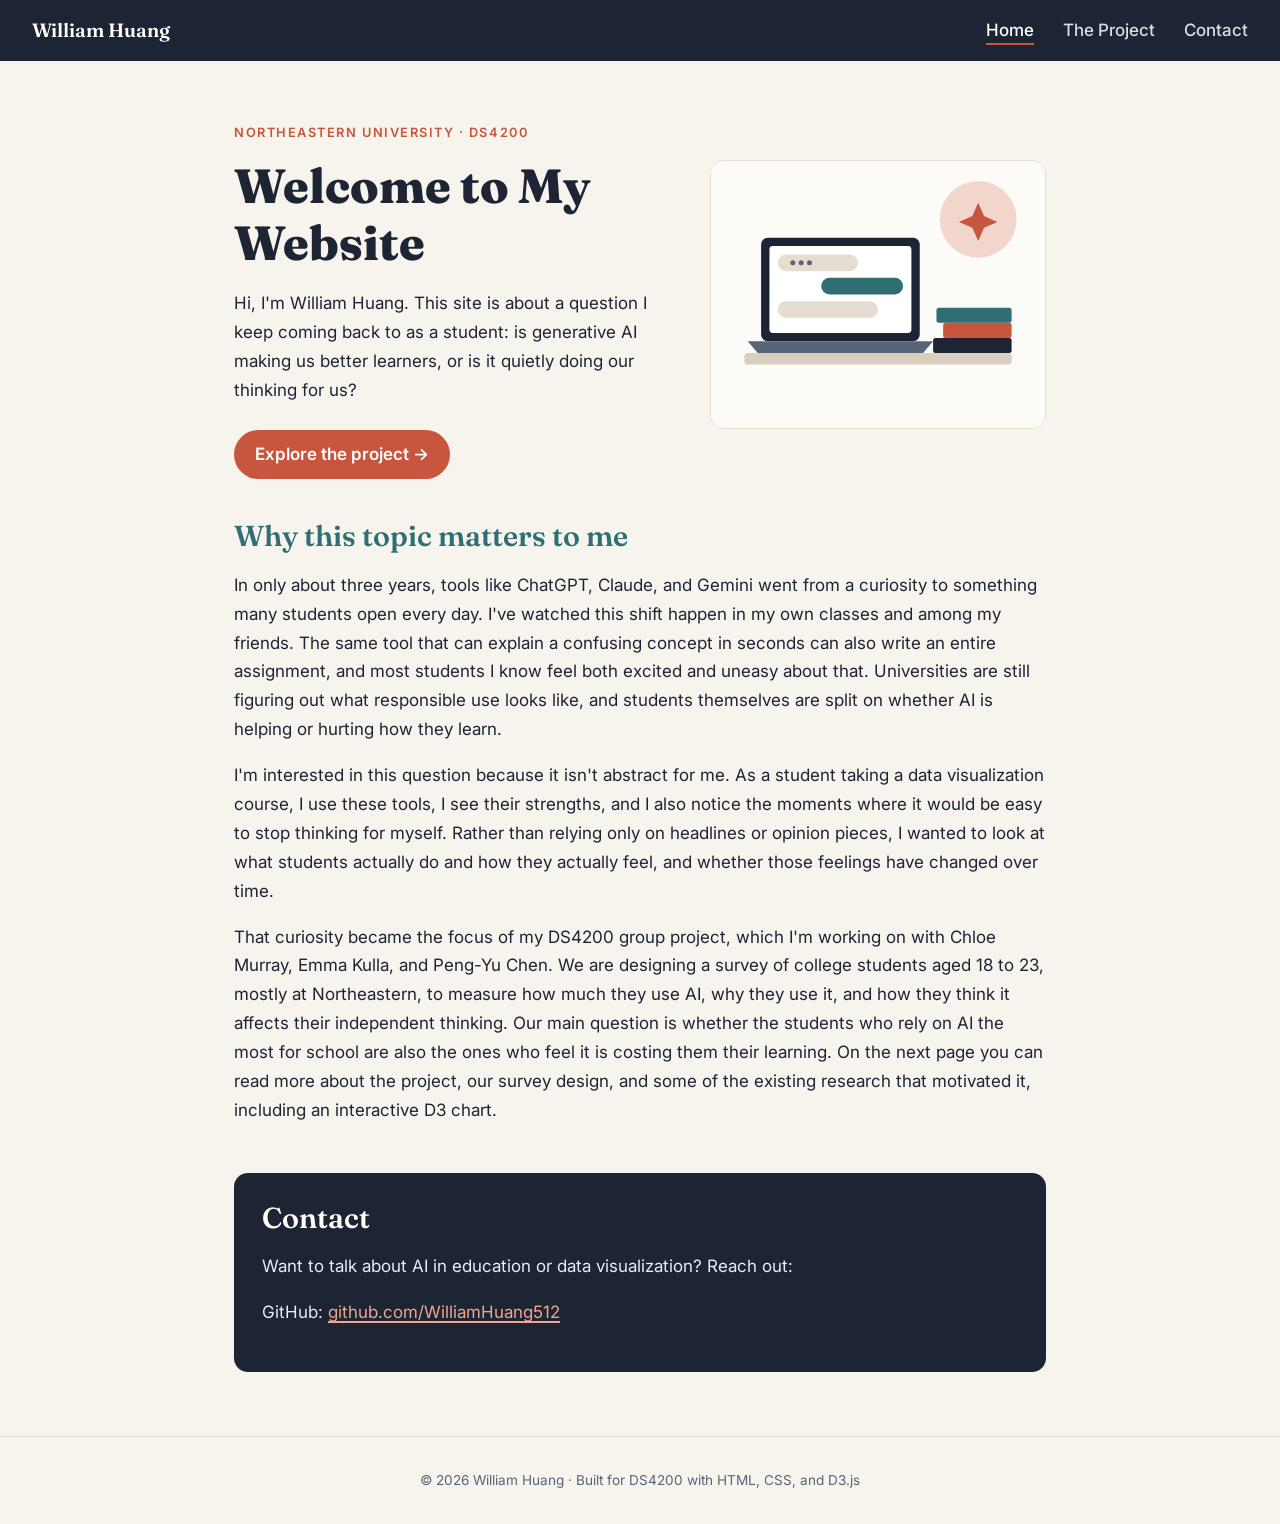
<file: index.html>
<!DOCTYPE html>
<html lang="en">
<head>
  <meta charset="UTF-8">
  <meta name="viewport" content="width=device-width, initial-scale=1.0">
  <title>William Huang | Helpful or Harmful?</title>
  <link rel="stylesheet" href="style.css">
</head>
<body>
  <header class="site-header">
    <a class="brand" href="index.html">William Huang</a>
    <nav>
      <a href="index.html" class="active">Home</a>
      <a href="project.html">The Project</a>
      <a href="#contact">Contact</a>
    </nav>
  </header>

  <main>
    <section class="hero">
      <div>
        <p class="kicker">Northeastern University · DS4200</p>
        <h1>Welcome to My Website</h1>
        <p>Hi, I'm William Huang. This site is about a question I keep coming back to as a student: is generative AI making us better learners, or is it quietly doing our thinking for us?</p>
        <a class="button" href="project.html">Explore the project →</a>
      </div>
      <img src="hero.svg" alt="Illustration of a laptop showing an AI chat window next to a stack of textbooks">
    </section>

    <h2>Why this topic matters to me</h2>
    <p>In only about three years, tools like ChatGPT, Claude, and Gemini went from a curiosity to something many students open every day. I've watched this shift happen in my own classes and among my friends. The same tool that can explain a confusing concept in seconds can also write an entire assignment, and most students I know feel both excited and uneasy about that. Universities are still figuring out what responsible use looks like, and students themselves are split on whether AI is helping or hurting how they learn.</p>
    <p>I'm interested in this question because it isn't abstract for me. As a student taking a data visualization course, I use these tools, I see their strengths, and I also notice the moments where it would be easy to stop thinking for myself. Rather than relying only on headlines or opinion pieces, I wanted to look at what students actually do and how they actually feel, and whether those feelings have changed over time.</p>
    <p>That curiosity became the focus of my DS4200 group project, which I'm working on with Chloe Murray, Emma Kulla, and Peng-Yu Chen. We are designing a survey of college students aged 18 to 23, mostly at Northeastern, to measure how much they use AI, why they use it, and how they think it affects their independent thinking. Our main question is whether the students who rely on AI the most for school are also the ones who feel it is costing them their learning. On the next page you can read more about the project, our survey design, and some of the existing research that motivated it, including an interactive D3 chart.</p>

    <section class="contact" id="contact">
      <h2>Contact</h2>
      <p>Want to talk about AI in education or data visualization? Reach out:</p>
      <p>GitHub: <a href="https://github.com/WilliamHuang512" target="_blank" rel="noopener">github.com/WilliamHuang512</a></p>
    </section>
  </main>

  <footer>© 2026 William Huang · Built for DS4200 with HTML, CSS, and D3.js</footer>
</body>
</html>
</file>
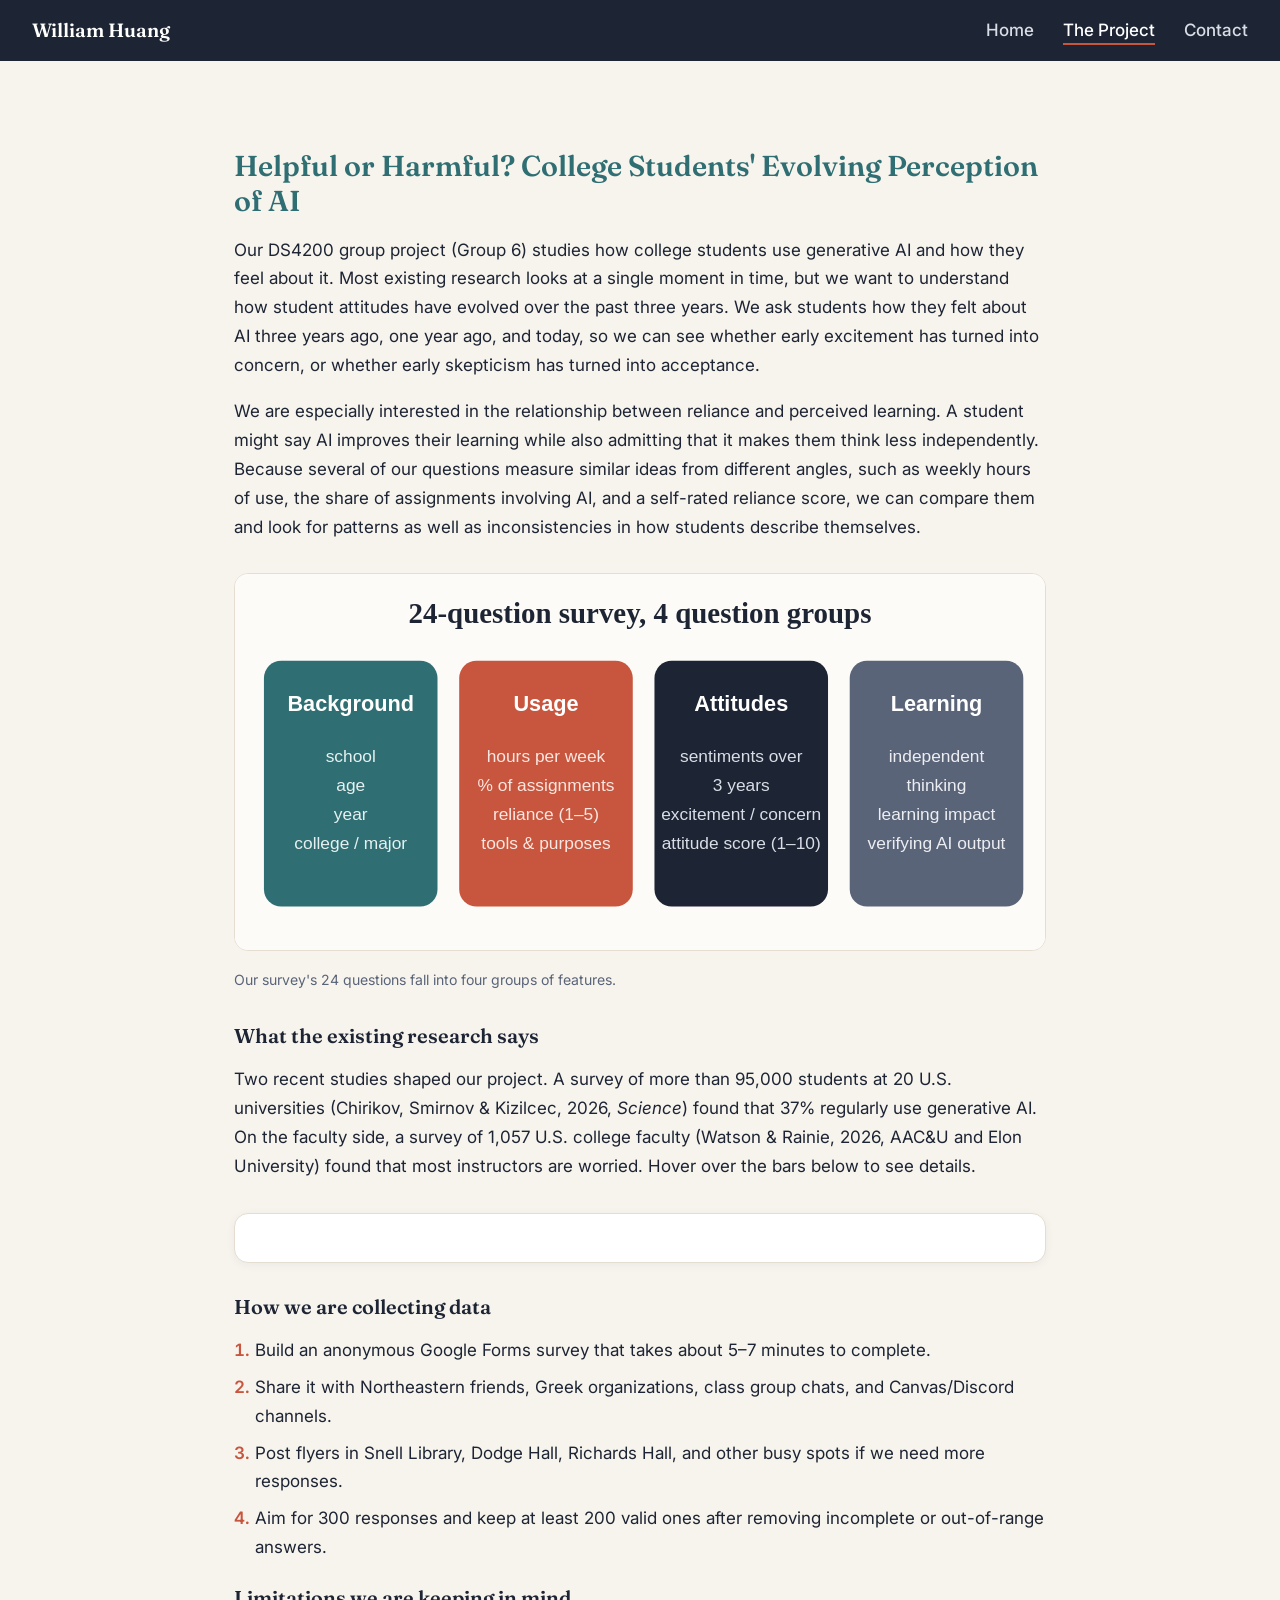
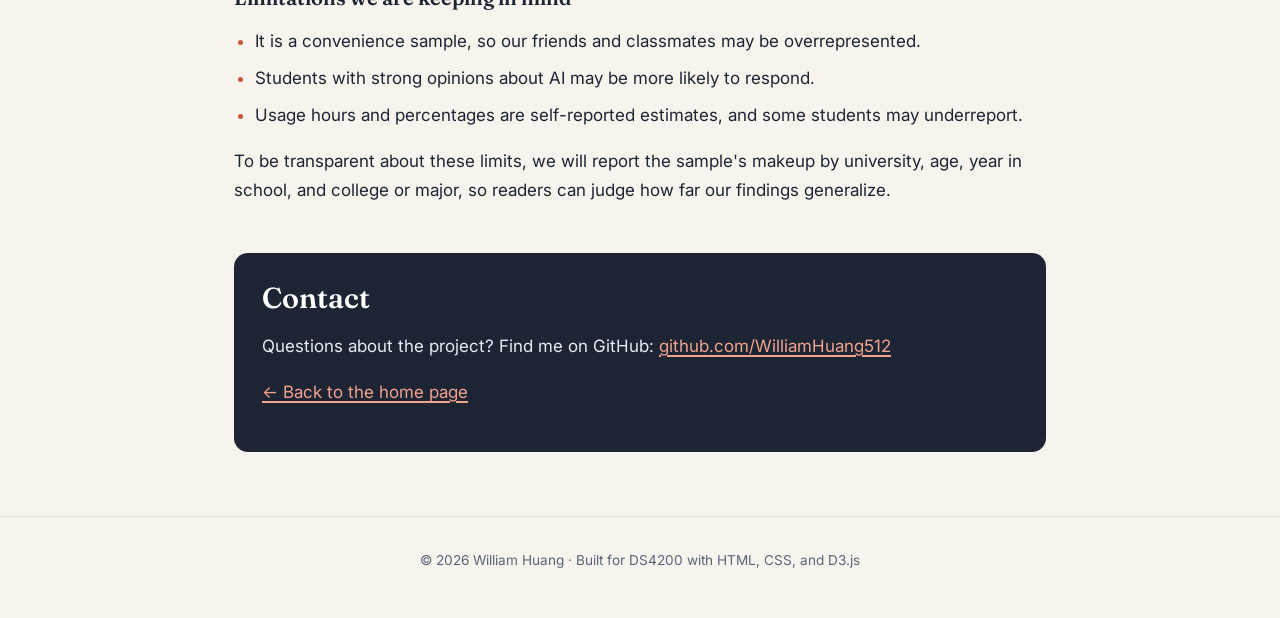
<file: project.html>
<!DOCTYPE html>
<html lang="en">
<head>
  <meta charset="UTF-8">
  <meta name="viewport" content="width=device-width, initial-scale=1.0">
  <title>The Project | Helpful or Harmful?</title>
  <link rel="stylesheet" href="style.css">
  <script src="https://d3js.org/d3.v7.min.js"></script>
</head>
<body>
  <header class="site-header">
    <a class="brand" href="index.html">William Huang</a>
    <nav>
      <a href="index.html">Home</a>
      <a href="project.html" class="active">The Project</a>
      <a href="#contact">Contact</a>
    </nav>
  </header>

  <main>
    <h2>Helpful or Harmful? College Students' Evolving Perception of AI</h2>
    <p>Our DS4200 group project (Group 6) studies how college students use generative AI and how they feel about it. Most existing research looks at a single moment in time, but we want to understand how student attitudes have evolved over the past three years. We ask students how they felt about AI three years ago, one year ago, and today, so we can see whether early excitement has turned into concern, or whether early skepticism has turned into acceptance.</p>
    <p>We are especially interested in the relationship between reliance and perceived learning. A student might say AI improves their learning while also admitting that it makes them think less independently. Because several of our questions measure similar ideas from different angles, such as weekly hours of use, the share of assignments involving AI, and a self-rated reliance score, we can compare them and look for patterns as well as inconsistencies in how students describe themselves.</p>

    <figure>
      <img src="survey.svg" alt="Diagram of the survey's four question groups: background, usage, attitudes, and effect on learning">
      <figcaption>Our survey's 24 questions fall into four groups of features.</figcaption>
    </figure>

    <h3>What the existing research says</h3>
    <p>Two recent studies shaped our project. A survey of more than 95,000 students at 20 U.S. universities (Chirikov, Smirnov &amp; Kizilcec, 2026, <em>Science</em>) found that 37% regularly use generative AI. On the faculty side, a survey of 1,057 U.S. college faculty (Watson &amp; Rainie, 2026, AAC&amp;U and Elon University) found that most instructors are worried. Hover over the bars below to see details.</p>

    <div class="card">
      <div id="chart"></div>
    </div>

    <h3>How we are collecting data</h3>
    <ol class="styled">
      <li>Build an anonymous Google Forms survey that takes about 5–7 minutes to complete.</li>
      <li>Share it with Northeastern friends, Greek organizations, class group chats, and Canvas/Discord channels.</li>
      <li>Post flyers in Snell Library, Dodge Hall, Richards Hall, and other busy spots if we need more responses.</li>
      <li>Aim for 300 responses and keep at least 200 valid ones after removing incomplete or out-of-range answers.</li>
    </ol>

    <h3>Limitations we are keeping in mind</h3>
    <ul class="styled">
      <li>It is a convenience sample, so our friends and classmates may be overrepresented.</li>
      <li>Students with strong opinions about AI may be more likely to respond.</li>
      <li>Usage hours and percentages are self-reported estimates, and some students may underreport.</li>
    </ul>
    <p>To be transparent about these limits, we will report the sample's makeup by university, age, year in school, and college or major, so readers can judge how far our findings generalize.</p>

    <section class="contact" id="contact">
      <h2>Contact</h2>
      <p>Questions about the project? Find me on GitHub: <a href="https://github.com/WilliamHuang512" target="_blank" rel="noopener">github.com/WilliamHuang512</a></p>
      <p><a href="index.html">← Back to the home page</a></p>
    </section>
  </main>

  <footer>© 2026 William Huang · Built for DS4200 with HTML, CSS, and D3.js</footer>
  <div class="tooltip" id="tooltip"></div>
  <script src="chart.js"></script>
</body>
</html>
</file>
<file: style.css>
@import url('https://fonts.googleapis.com/css2?family=Fraunces:opsz,wght@9..144,600;9..144,800&family=Inter:wght@400;500;600&display=swap');

:root {
  --ink: #1d2433;
  --muted: #5a6478;
  --paper: #f7f4ee;
  --card: #ffffff;
  --accent: #c8553d;
  --accent-dark: #9e3f2b;
  --teal: #2f6f73;
  --line: #e4ddd0;
}

* { box-sizing: border-box; }

body {
  margin: 0;
  font-family: 'Inter', system-ui, sans-serif;
  font-size: 17px;
  line-height: 1.7;
  color: var(--ink);
  background: var(--paper);
}

h1, h2, h3 { font-family: 'Fraunces', Georgia, serif; line-height: 1.2; }
h1 { font-size: 3rem; font-weight: 800; margin: 0 0 0.5rem; }
h2 { font-size: 1.8rem; font-weight: 600; margin: 2.5rem 0 0.75rem; color: var(--teal); }
h3 { font-size: 1.25rem; font-weight: 600; margin: 1.5rem 0 0.5rem; }

a { color: var(--accent); text-decoration-thickness: 2px; text-underline-offset: 3px; }
a:hover { color: var(--accent-dark); }

/* Header & navigation */
.site-header {
  position: sticky; top: 0; z-index: 10;
  background: var(--ink);
  padding: 0.9rem 2rem;
  display: flex; justify-content: space-between; align-items: center;
}
.site-header .brand { color: #fff; font-family: 'Fraunces', serif; font-weight: 600; font-size: 1.2rem; text-decoration: none; }
.site-header nav a {
  color: #d9dde6; text-decoration: none; margin-left: 1.5rem; font-weight: 500;
  padding-bottom: 3px; border-bottom: 2px solid transparent;
}
.site-header nav a:hover, .site-header nav a.active { color: #fff; border-bottom-color: var(--accent); }

/* Layout */
main { max-width: 860px; margin: 0 auto; padding: 3rem 1.5rem 4rem; }

.hero { display: grid; grid-template-columns: 1.3fr 1fr; gap: 2.5rem; align-items: center; margin-bottom: 1rem; }
.hero .kicker { text-transform: uppercase; letter-spacing: 0.12em; font-size: 0.8rem; font-weight: 600; color: var(--accent); }
.hero img, figure img { width: 100%; border-radius: 14px; border: 1px solid var(--line); background: var(--card); }

figure { margin: 2rem 0; }
figcaption { font-size: 0.88rem; color: var(--muted); margin-top: 0.5rem; }

.card {
  background: var(--card); border: 1px solid var(--line); border-radius: 14px;
  padding: 1.5rem 1.75rem; margin: 2rem 0;
  box-shadow: 0 2px 10px rgba(29, 36, 51, 0.05);
}

ul.styled, ol.styled { padding-left: 1.3rem; }
ul.styled li, ol.styled li { margin-bottom: 0.5rem; }
ul.styled li::marker, ol.styled li::marker { color: var(--accent); font-weight: 600; }

.button {
  display: inline-block; background: var(--accent); color: #fff; text-decoration: none;
  padding: 0.65rem 1.3rem; border-radius: 999px; font-weight: 600; margin-top: 0.5rem;
}
.button:hover { background: var(--accent-dark); color: #fff; }

/* D3 chart */
#chart svg { width: 100%; height: auto; display: block; }
#chart .bar { fill: var(--teal); }
#chart .bar.faculty { fill: var(--accent); }
#chart .bar:hover { opacity: 0.8; }
#chart .label { font-size: 13px; fill: var(--ink); font-family: 'Inter', sans-serif; }
#chart .value { font-size: 13px; font-weight: 600; fill: #fff; font-family: 'Inter', sans-serif; }
.tooltip {
  position: absolute; pointer-events: none; background: var(--ink); color: #fff;
  font-size: 0.82rem; padding: 0.45rem 0.7rem; border-radius: 6px; opacity: 0; max-width: 260px;
}

/* Contact & footer */
.contact { background: var(--ink); color: #e9ecf2; border-radius: 14px; padding: 1.75rem; margin-top: 3rem; }
.contact h2 { color: #fff; margin-top: 0; }
.contact a { color: #f2a48f; }
footer { text-align: center; color: var(--muted); font-size: 0.85rem; padding: 2rem 1rem; border-top: 1px solid var(--line); }

@media (max-width: 700px) {
  h1 { font-size: 2.2rem; }
  .hero { grid-template-columns: 1fr; }
  .site-header { flex-direction: column; gap: 0.4rem; }
  .site-header nav a { margin: 0 0.75rem; }
}
</file>
